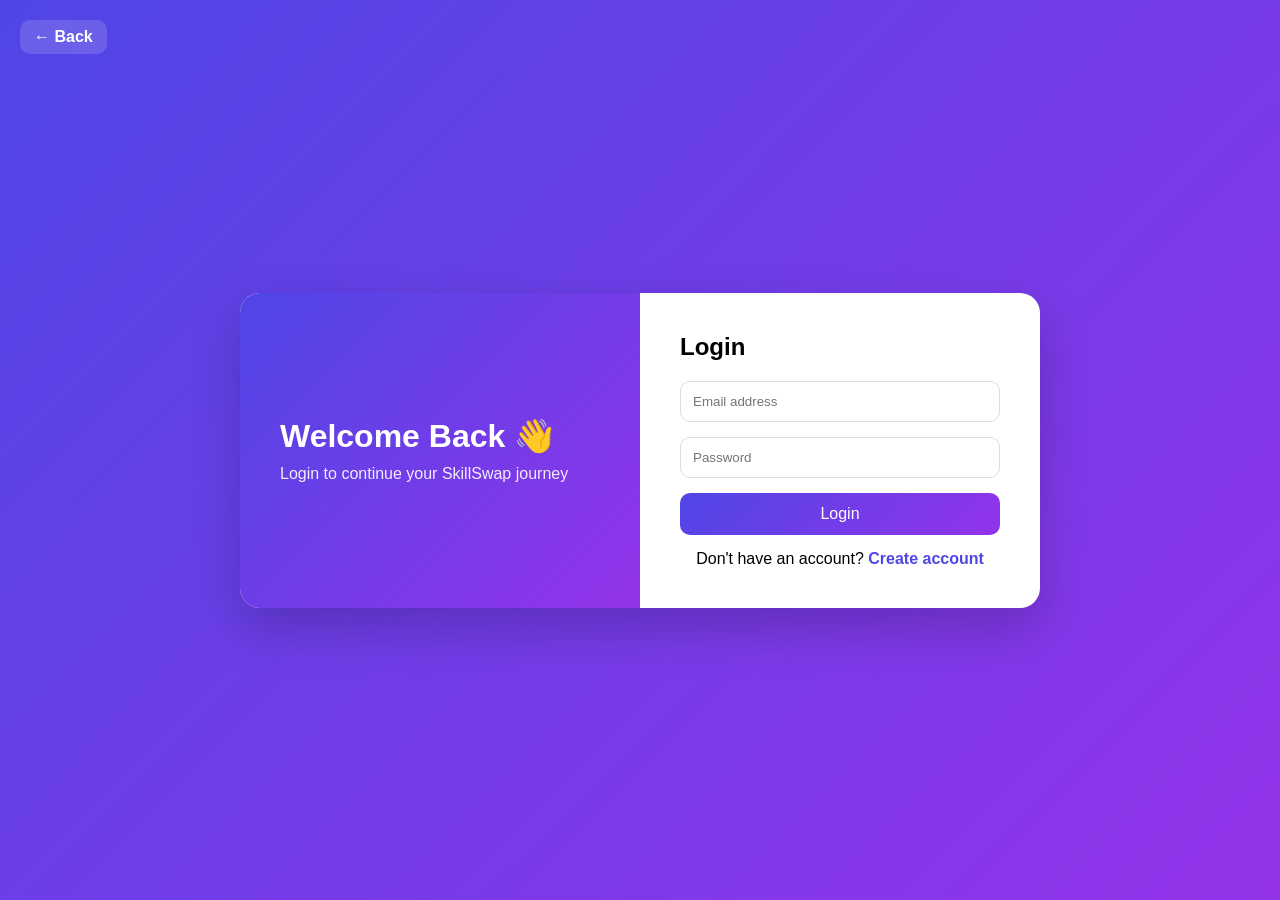
<file: login.html>
<!DOCTYPE html>
<html lang="en">
<head>
  <meta charset="UTF-8">
  <meta name="viewport" content="width=device-width, initial-scale=1.0">
  <title>Login - SkillSwap</title>

  <link rel="stylesheet" href="css/login.css">
</head>

<body>

<a href="index.html" class="back-home">← Back</a>

<div class="container">

  <div class="left">
    <h1>Welcome Back 👋</h1>
    <p>Login to continue your SkillSwap journey</p>
  </div>

  <div class="right">

    <h2>Login</h2>

<div class="input-box">
  <input type="email" class="login-email" placeholder="Email address">
</div>

<div class="input-box">
  <input type="password" class="login-password" placeholder="Password">
</div>

<button class="btn" onclick="login()">Login</button>

    <p class="text">
      Don't have an account?
      <a href="signup.html">Create account</a>
    </p>

  </div>

</div>
<script src="js/auth.js"></script>

</body>
</html>
</file>
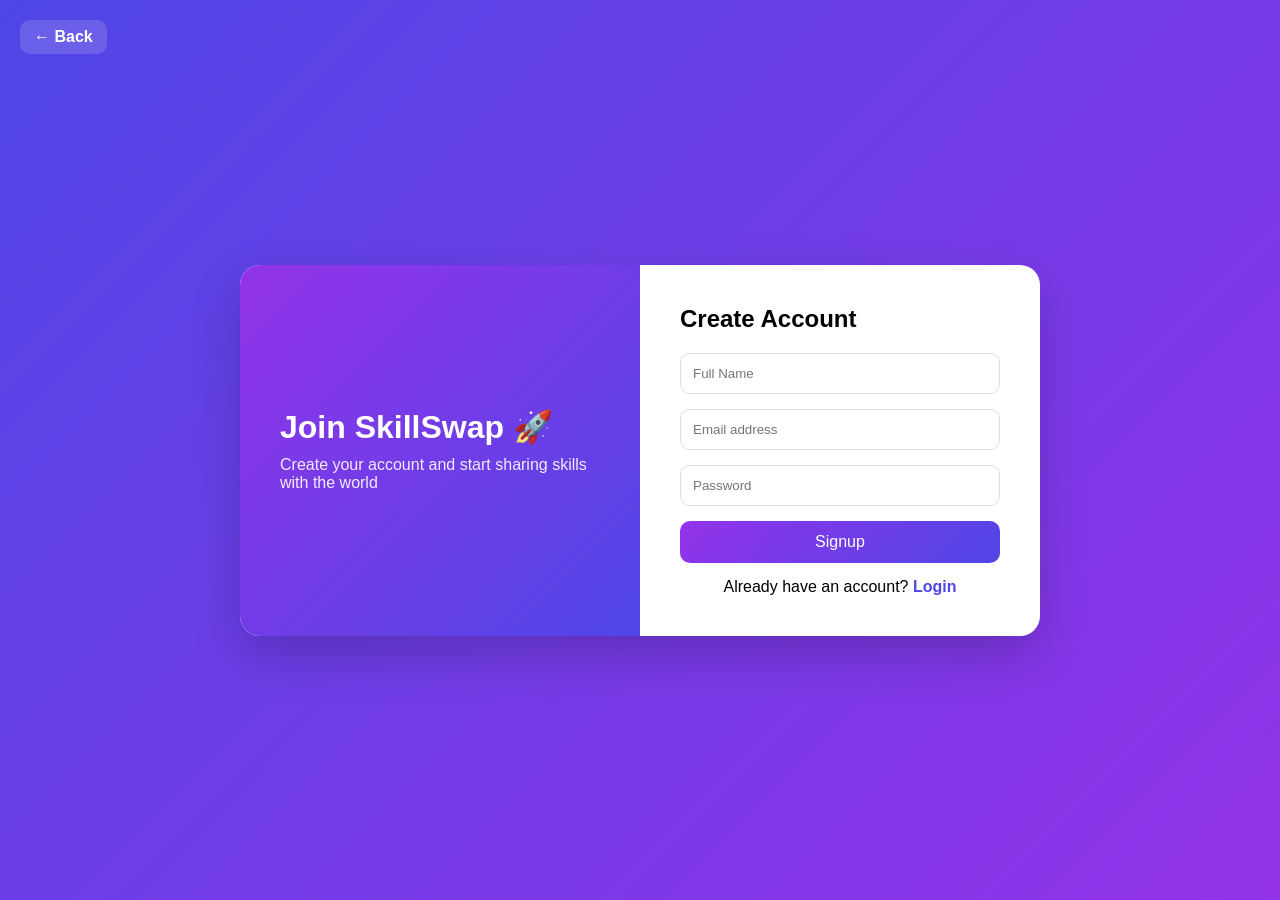
<file: signup.html>
<!DOCTYPE html>
<html lang="en">
<head>
  <meta charset="UTF-8">
  <meta name="viewport" content="width=device-width, initial-scale=1.0">
  <title>Signup - SkillSwap</title>

  <link rel="stylesheet" href="css/signup.css">
</head>

<body>

<a href="index.html" class="back-home">← Back</a>

<div class="container">

  <div class="left">
    <h1>Join SkillSwap 🚀</h1>
    <p>Create your account and start sharing skills with the world</p>
  </div>

  <div class="right">

    <h2>Create Account</h2>

    
    <div class="input-box">
  <input type="text" class="signup-name" placeholder="Full Name">
</div>

<div class="input-box">
  <input type="email" class="signup-email" placeholder="Email address">
</div>

<div class="input-box">
  <input type="password" class="signup-password" placeholder="Password">
</div>

<button class="btn" onclick="signup()">Signup</button>

    <p class="text">
      Already have an account?
      <a href="login.html">Login</a>
    </p>

  </div>

</div>
<script src="js/auth.js"></script>
</body>
</html>
</file>
<file: css/login.css>
*{
  margin:0;
  padding:0;
  box-sizing:border-box;
  font-family: 'Segoe UI', sans-serif;
}

body{
  height:100vh;
  display:flex;
  justify-content:center;
  align-items:center;
  background:linear-gradient(135deg,#4f46e5,#9333ea);
  position:relative;
}

/* BACK BUTTON */
.back-home{
  position:absolute;
  top:20px;
  left:20px;
  text-decoration:none;
  color:white;
  font-weight:600;
  background:rgba(255,255,255,0.15);
  padding:8px 14px;
  border-radius:10px;
  backdrop-filter: blur(10px);
  transition:0.3s;
}

.back-home:hover{
  transform:scale(1.05);
}

/* MAIN CARD */
.container{
  width:800px;
  display:flex;
  background:white;
  border-radius:20px;
  overflow:hidden;
  box-shadow:0 20px 50px rgba(0,0,0,0.2);
}

/* LEFT SIDE */
.left{
  flex:1;
  background:linear-gradient(135deg,#4f46e5,#9333ea);
  color:white;
  padding:40px;
  display:flex;
  flex-direction:column;
  justify-content:center;
}

.left h1{
  font-size:32px;
  margin-bottom:10px;
}

.left p{
  opacity:0.9;
}

/* RIGHT SIDE */
.right{
  flex:1;
  padding:40px;
  display:flex;
  flex-direction:column;
  justify-content:center;
}

.right h2{
  margin-bottom:20px;
}

.input-box{
  margin-bottom:15px;
}

.input-box input{
  width:100%;
  padding:12px;
  border:1px solid #ddd;
  border-radius:10px;
  outline:none;
  transition:0.3s;
}

.input-box input:focus{
  border-color:#4f46e5;
}

/* BUTTON */
.btn{
  width:100%;
  padding:12px;
  border:none;
  background:linear-gradient(135deg,#4f46e5,#9333ea);
  color:white;
  border-radius:10px;
  cursor:pointer;
  font-size:16px;
  transition:0.3s;
}

.btn:hover{
  transform:translateY(-2px);
}

/* TEXT */
.text{
  margin-top:15px;
  text-align:center;
}

.text a{
  color:#4f46e5;
  text-decoration:none;
  font-weight:600;
}
</file>
<file: css/signup.css>
*{
  margin:0;
  padding:0;
  box-sizing:border-box;
  font-family:'Segoe UI', sans-serif;
}

body{
  height:100vh;
  display:flex;
  justify-content:center;
  align-items:center;
  background:linear-gradient(135deg,#4f46e5,#9333ea);
  position:relative;
}

/* BACK BUTTON */
.back-home{
  position:absolute;
  top:20px;
  left:20px;
  text-decoration:none;
  color:white;
  font-weight:600;
  background:rgba(255,255,255,0.15);
  padding:8px 14px;
  border-radius:10px;
  backdrop-filter: blur(10px);
  transition:0.3s;
}

.back-home:hover{
  transform:scale(1.05);
}

/* MAIN CARD */
.container{
  width:800px;
  display:flex;
  background:white;
  border-radius:20px;
  overflow:hidden;
  box-shadow:0 20px 50px rgba(0,0,0,0.2);
}

/* LEFT SIDE */
.left{
  flex:1;
  background:linear-gradient(135deg,#9333ea,#4f46e5);
  color:white;
  padding:40px;
  display:flex;
  flex-direction:column;
  justify-content:center;
}

.left h1{
  font-size:32px;
  margin-bottom:10px;
}

.left p{
  opacity:0.9;
}

/* RIGHT SIDE */
.right{
  flex:1;
  padding:40px;
  display:flex;
  flex-direction:column;
  justify-content:center;
}

.right h2{
  margin-bottom:20px;
}

.input-box{
  margin-bottom:15px;
}

.input-box input{
  width:100%;
  padding:12px;
  border:1px solid #ddd;
  border-radius:10px;
  outline:none;
  transition:0.3s;
}

.input-box input:focus{
  border-color:#4f46e5;
}

/* BUTTON */
.btn{
  width:100%;
  padding:12px;
  border:none;
  background:linear-gradient(135deg,#9333ea,#4f46e5);
  color:white;
  border-radius:10px;
  cursor:pointer;
  font-size:16px;
  transition:0.3s;
}

.btn:hover{
  transform:translateY(-2px);
}

/* TEXT */
.text{
  margin-top:15px;
  text-align:center;
}

.text a{
  color:#4f46e5;
  text-decoration:none;
  font-weight:600;
}
</file>
